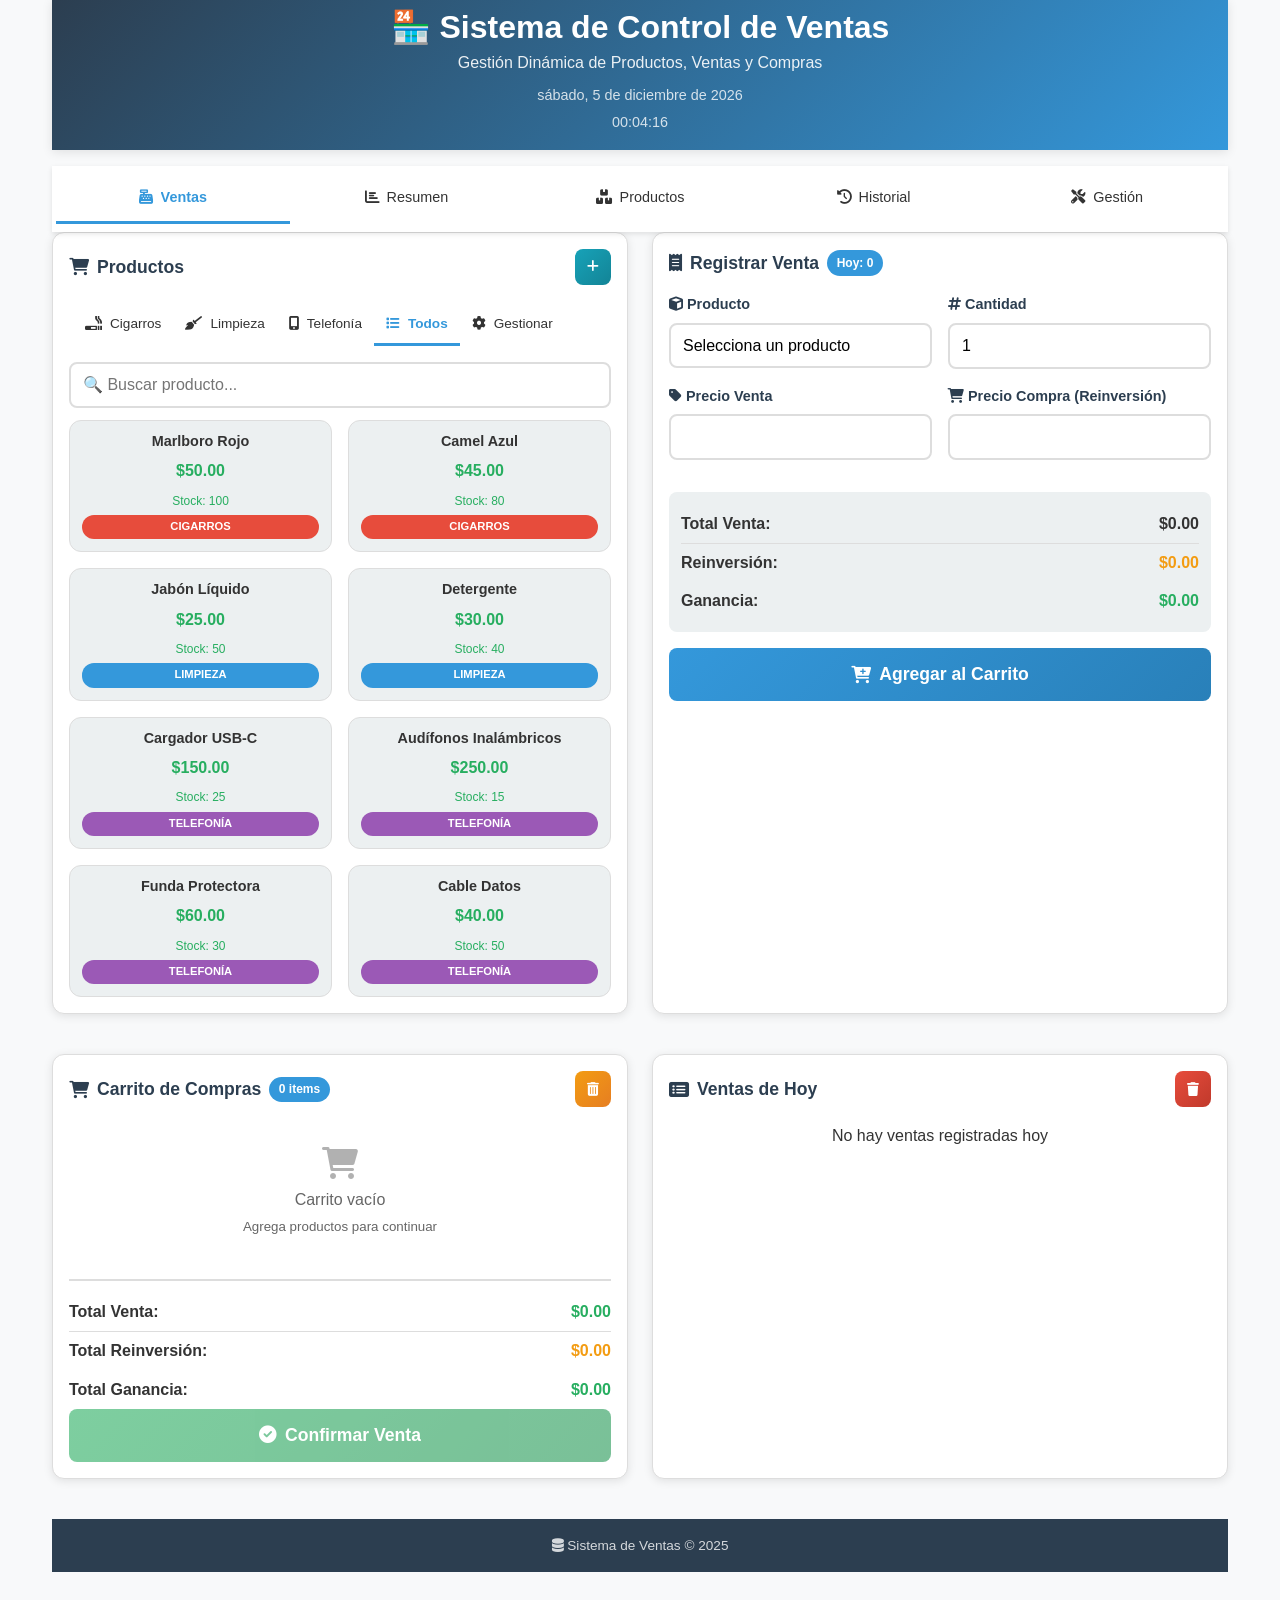
<file: index.html>
<!DOCTYPE html>
<html lang="es">

<head>
    <meta charset="UTF-8">
    <meta name="viewport" content="width=device-width, initial-scale=1.0, maximum-scale=5.0, user-scalable=yes">
    <meta name="description" content="Sistema de Control de Ventas - Gestión completa de productos, ventas, reinversión y respaldo de datos">
    <meta name="keywords" content="ventas, inventario, gestión, productos, categorías, reinversión, respaldo, compras">
    <meta name="author" content="Sistema de Ventas">
    
    <!-- PWA Metadata -->
    <meta name="theme-color" content="#2c3e50">
    <meta name="apple-mobile-web-app-capable" content="yes">
    <meta name="apple-mobile-web-app-status-bar-style" content="black-translucent">
    <meta name="apple-mobile-web-app-title" content="VentasApp">
    <meta name="application-name" content="VentasApp">
    <meta name="msapplication-TileColor" content="#2c3e50">
    
    <!-- Manifest -->
    <link rel="manifest" href="manifest.json">
    
    <!-- Icons -->
    <link rel="icon" href="icons/favicon.ico" type="image/x-icon">
    <link rel="apple-touch-icon" href="icons/icon-192x192.png">
    
    <!-- Styles -->
    <link rel="stylesheet" href="styles.css">
    <link rel="stylesheet" href="https://cdnjs.cloudflare.com/ajax/libs/font-awesome/6.0.0/css/all.min.css">
    
    <title>Sistema de Ventas - Gestión Dinámica</title>
</head>

<body>
    <div class="container">
        <header>
            <div class="header-content">
                <h1>
                    <span class="mobile-only">🏪</span>
                    <span class="desktop-only">🏪 Sistema de Control de Ventas</span>
                    <span class="tablet-only">🏪 Sistema Ventas</span>
                </h1>
                <p class="subtitle">
                    <span class="desktop-only">Gestión Dinámica de Productos, Ventas y Compras</span>
                    <span class="mobile-only">Control de ventas y compras</span>
                </p>
                <div class="date-display">
                    <span id="currentDate"></span>
                    <span id="currentTime"></span>
                </div>
            </div>
        </header>
        
        <div id="notification" class="notification hidden">
            <span id="notificationMessage"></span>
            <button onclick="hideNotification()" class="notification-close">×</button>
        </div>
        
        <div class="tabs-wrapper">
            <div class="tabs" id="mainTabs">
                <div class="tab active" data-tab="sales">
                    <i class="fas fa-cash-register"></i>
                    <span class="tab-text">Ventas</span>
                </div>
                <div class="tab" data-tab="summary">
                    <i class="fas fa-chart-bar"></i>
                    <span class="tab-text">Resumen</span>
                </div>
                <div class="tab" data-tab="products">
                    <i class="fas fa-boxes"></i>
                    <span class="tab-text">Productos</span>
                </div>
                <div class="tab" data-tab="history">
                    <i class="fas fa-history"></i>
                    <span class="tab-text">Historial</span>
                </div>
                <div class="tab" data-tab="management">
                    <i class="fas fa-tools"></i>
                    <span class="tab-text">Gestión</span>
                </div>
            </div>
        </div>
        
        <!-- PESTAÑA DE VENTAS -->
        <div class="tab-content active" id="sales-tab">
            <div class="app-body">
                <!-- Sección de Productos -->
                <div class="card">
                    <div class="card-header">
                        <h2 class="card-title">
                            <i class="fas fa-shopping-cart"></i>
                            <span class="card-title-text">Productos</span>
                        </h2>
                        <div class="card-actions">
                            <button class="btn btn-small btn-info mobile-compact" onclick="showAddProductModal()" title="Agregar Producto">
                                <i class="fas fa-plus"></i>
                                <span class="btn-text">Agregar</span>
                            </button>
                        </div>
                    </div>
                    
                    <div class="category-tabs-wrapper">
                        <div class="tabs" data-category-container>
                        </div>
                    </div>
                    
                    <div class="search-box">
                        <input type="text" id="productSearch" placeholder="🔍 Buscar producto..." onkeyup="filterProducts()" aria-label="Buscar producto">
                    </div>
                </div>
                
                <!-- Formulario de Venta con CARRITO -->
                <div class="card">
                    <div class="card-header">
                        <h2 class="card-title">
                            <i class="fas fa-receipt"></i>
                            <span class="card-title-text">Registrar Venta</span>
                            <span class="sale-counter" id="todaySalesCount">Hoy: 0</span>
                        </h2>
                    </div>
                    
                    <form class="sale-form" id="saleForm">
                        <div class="form-row">
                            <div class="form-group">
                                <label for="productSelect">
                                    <i class="fas fa-cube"></i> Producto
                                </label>
                                <select id="productSelect" required aria-label="Seleccionar producto">
                                    <option value="">Selecciona un producto</option>
                                </select>
                            </div>
                            
                            <div class="form-group">
                                <label for="quantity">
                                    <i class="fas fa-hashtag"></i> Cantidad
                                </label>
                                <input type="number" id="quantity" min="1" value="1" required aria-label="Cantidad">
                            </div>
                        </div>
                        
                        <div class="form-row">
                            <div class="form-group">
                                <label for="salePrice">
                                    <i class="fas fa-tag"></i> Precio Venta
                                </label>
                                <input type="number" id="salePrice" step="0.01" min="0" required aria-label="Precio de venta">
                            </div>
                            
                            <div class="form-group">
                                <label for="purchasePrice">
                                    <i class="fas fa-shopping-cart"></i> Precio Compra (Reinversión)
                                </label>
                                <input type="number" id="purchasePrice" step="0.01" min="0" readonly class="readonly-input" aria-label="Precio de compra">
                            </div>
                        </div>
                        
                        <div class="sale-summary">
                            <div class="summary-item">
                                <span>Total Venta:</span>
                                <span id="saleTotal">$0.00</span>
                            </div>
                            <div class="summary-item">
                                <span>Reinversión:</span>
                                <span id="saleReinvestment" class="text-warning">$0.00</span>
                            </div>
                            <div class="summary-item">
                                <span>Ganancia:</span>
                                <span id="saleProfit" class="text-success">$0.00</span>
                            </div>
                        </div>
                        
                        <button type="submit" class="btn btn-primary btn-large full-width-mobile">
                            <i class="fas fa-cart-plus"></i>
                            <span class="btn-text">Agregar al Carrito</span>
                        </button>
                    </form>
                </div>
                
                <!-- SECCIÓN DEL CARRITO DE COMPRAS (IMPORTANTE) -->
                <div class="card">
                    <div class="card-header">
                        <h2 class="card-title">
                            <i class="fas fa-shopping-cart"></i>
                            <span class="card-title-text">Carrito de Compras</span>
                            <span class="sale-counter" id="cartCount">0 items</span>
                        </h2>
                        <div class="card-actions">
                            <button class="btn btn-small btn-warning mobile-compact" onclick="window.salesSystem.salesManager.clearCart()" title="Vaciar carrito">
                                <i class="fas fa-trash-alt"></i>
                                <span class="btn-text">Vaciar</span>
                            </button>
                        </div>
                    </div>
                    
                    <!-- Contenedor del carrito -->
                    <div id="shoppingCart" class="shopping-cart">
                        <div class="text-center empty-cart">
                            <i class="fas fa-shopping-cart"></i>
                            <p>Carrito vacío</p>
                            <small>Agrega productos para continuar</small>
                        </div>
                    </div>
                    
                    <!-- Totales del carrito (IMPORTANTE) -->
                    <div class="cart-totals">
                        <div class="summary-item">
                            <span><strong>Total Venta:</strong></span>
                            <span id="cartTotalAmount" class="text-success">$0.00</span>
                        </div>
                        <div class="summary-item">
                            <span><strong>Total Reinversión:</strong></span>
                            <span id="cartTotalReinvestment" class="text-warning">$0.00</span>
                        </div>
                        <div class="summary-item">
                            <span><strong>Total Ganancia:</strong></span>
                            <span id="cartTotalProfit" class="text-success">$0.00</span>
                        </div>
                    </div>
                    
                    <!-- Botón de confirmar venta (IMPORTANTE) -->
                    <button id="confirmSaleBtn" class="btn btn-success btn-large full-width-mobile" onclick="window.salesSystem.salesManager.confirmSale()" disabled>
                        <i class="fas fa-check-circle"></i>
                        <span class="btn-text">Confirmar Venta</span>
                    </button>
                </div>
                
                <!-- Ventas de Hoy -->
                <div class="card">
                    <div class="card-header">
                        <h2 class="card-title">
                            <i class="fas fa-list-alt"></i>
                            <span class="card-title-text">Ventas de Hoy</span>
                        </h2>
                        <div class="card-actions">
                            <button class="btn btn-small btn-danger mobile-compact" onclick="clearTodaySales()" title="Limpiar ventas de hoy">
                                <i class="fas fa-trash"></i>
                                <span class="btn-text">Limpiar</span>
                            </button>
                        </div>
                    </div>
                    <div class="sales-list" id="todaySales">
                        <div class="text-center">No hay ventas registradas hoy</div>
                    </div>
                </div>
            </div>
        </div>
        
        <!-- PESTAÑA DE RESUMEN -->
        <div class="tab-content" id="summary-tab">
            <div class="card">
                <div class="card-header">
                    <h2 class="card-title">
                        <i class="fas fa-chart-pie"></i>
                        <span class="card-title-text">Resumen del Día</span>
                    </h2>
                </div>
                
                <div class="summary-grid">
                    <div class="summary-card sales">
                        <div class="summary-icon"><i class="fas fa-chart-line"></i></div>
                        <div class="summary-value" id="totalSold">0</div>
                        <div class="summary-label">Vendido</div>
                        <div class="summary-subtitle">unidades</div>
                    </div>
                    
                    <div class="summary-card revenue">
                        <div class="summary-icon"><i class="fas fa-money-bill-wave"></i></div>
                        <div class="summary-value" id="totalAmount">$0.00</div>
                        <div class="summary-label">Monto</div>
                        <div class="summary-subtitle">total</div>
                    </div>
                    
                    <div class="summary-card profit">
                        <div class="summary-icon"><i class="fas fa-hand-holding-usd"></i></div>
                        <div class="summary-value" id="totalProfit">$0.00</div>
                        <div class="summary-label">Ganancia</div>
                        <div class="summary-subtitle">bruta</div>
                    </div>
                    
                    <div class="summary-card top-product">
                        <div class="summary-icon"><i class="fas fa-star"></i></div>
                        <div class="summary-value" id="topProduct">-</div>
                        <div class="summary-label">Top</div>
                        <div class="summary-subtitle">producto</div>
                    </div>
                </div>
                
                <div class="card mt-2">
                    <h3 class="card-subtitle">
                        <i class="fas fa-chart-bar"></i>
                        <span class="card-subtitle-text">Ventas por Categoría</span>
                    </h3>
                    <div class="chart-container" id="categoryChartsContainer"></div>
                </div>
                
                <div class="mt-3">
                    <h3 class="card-subtitle">
                        <i class="fas fa-table"></i>
                        <span class="card-subtitle-text">Detalle por Producto</span>
                    </h3>
                    <div id="productDetails" class="table-responsive"></div>
                </div>
            </div>
        </div>
        
        <!-- PESTAÑA DE PRODUCTOS -->
        <div class="tab-content" id="products-tab">
            <div class="card">
                <div class="card-header">
                    <h2 class="card-title">
                        <i class="fas fa-box-open"></i>
                        <span class="card-title-text">Inventario</span>
                    </h2>
                    <div class="card-actions">
                        <button class="btn btn-success mobile-compact" onclick="showAddProductModal()" title="Nuevo Producto">
                            <i class="fas fa-plus"></i>
                            <span class="btn-text">Nuevo</span>
                        </button>
                        <button class="btn btn-info mobile-compact" onclick="refreshProducts()" title="Actualizar">
                            <i class="fas fa-sync"></i>
                            <span class="btn-text">Actualizar</span>
                        </button>
                    </div>
                </div>
                
                <div class="inventory-controls">
                    <div class="search-box">
                        <input type="text" id="inventorySearch" placeholder="🔍 Buscar producto..." onkeyup="filterInventory()" aria-label="Buscar en inventario">
                    </div>
                    <select id="categoryFilter" onchange="filterInventory()" aria-label="Filtrar por categoría">
                        <option value="all">Todas</option>
                    </select>
                </div>
                
                <div id="productsInventory" class="table-responsive"></div>
            </div>
        </div>
        
        <!-- PESTAÑA DE HISTORIAL -->
        <div class="tab-content" id="history-tab">
            <div class="card">
                <div class="card-header">
                    <h2 class="card-title">
                        <i class="fas fa-history"></i>
                        <span class="card-title-text">Historial</span>
                    </h2>
                </div>
                
                <div class="history-controls">
                    <div class="form-group">
                        <label for="historyDate">Fecha:</label>
                        <input type="date" id="historyDate" onchange="loadHistory()" aria-label="Seleccionar fecha">
                    </div>
                    <button class="btn btn-info full-width-mobile" onclick="loadHistory()">
                        <i class="fas fa-search"></i>
                        <span class="btn-text">Buscar</span>
                    </button>
                </div>
                
                <div id="salesHistory"></div>
            </div>
        </div>
        
        <!-- PESTAÑA DE GESTIÓN -->
        <div class="tab-content" id="management-tab">
            <div class="card">
                <div class="card-header">
                    <h2 class="card-title">
                        <i class="fas fa-tools"></i>
                        <span class="card-title-text">Gestión</span>
                    </h2>
                </div>
                
                <div class="grid-2">
                    <div class="card">
                        <h3 class="card-subtitle"><i class="fas fa-calendar-plus"></i> <span>Históricas</span></h3>
                        <p class="card-description">Ventas de días pasados</p>
                        <button id="showManualSaleBtn" class="btn btn-primary full-width-mobile">
                            <i class="fas fa-plus-circle"></i> <span class="btn-text">Agregar</span>
                        </button>
                    </div>
                    
                    <div class="card">
                        <h3 class="card-subtitle"><i class="fas fa-chart-line"></i> <span>Reportes</span></h3>
                        <p class="card-description">Ventas por período</p>
                        <button id="showPeriodSearchBtn" class="btn btn-info full-width-mobile">
                            <i class="fas fa-search"></i> <span class="btn-text">Buscar</span>
                        </button>
                    </div>
                    
                    <div class="card">
                        <h3 class="card-subtitle"><i class="fas fa-tags"></i> <span>Categorías</span></h3>
                        <p class="card-description">Gestionar categorías</p>
                        <button onclick="window.salesSystem.categoryManager.showManageCategoriesModal()" class="btn btn-warning full-width-mobile">
                            <i class="fas fa-cog"></i> <span class="btn-text">Gestionar</span>
                        </button>
                    </div>
                    
                    <div class="card">
                        <h3 class="card-subtitle"><i class="fas fa-database"></i> <span>Respaldo</span></h3>
                        <p class="card-description">Respaldo y restauración</p>
                        <button onclick="showBackupManager()" class="btn btn-primary full-width-mobile">
                            <i class="fas fa-hdd"></i> <span class="btn-text">Gestionar</span>
                        </button>
                    </div>
                    
                    <div class="card">
                        <h3 class="card-subtitle"><i class="fas fa-shopping-cart"></i> <span>Compras</span></h3>
                        <p class="card-description">Gestión de inventario y presupuesto</p>
                        <div class="budget-info mb-2">
                            <div class="budget-item">
                                <span>Presupuesto Inicial:</span>
                                <span id="initialBudget" class="budget-amount">$0.00</span>
                                <button class="btn btn-small btn-info" onclick="showInitialBudgetModal()"><i class="fas fa-edit"></i></button>
                            </div>
                            <div class="budget-item">
                                <span>Efectivo Disponible:</span>
                                <span id="availableBudget" class="budget-amount text-success">$0.00</span>
                                <button class="btn btn-small btn-warning" onclick="showManualBudgetAdjustModal()"><i class="fas fa-pencil-alt"></i></button>
                            </div>
                            <div class="budget-note">
                                <small>Fórmula: Presupuesto Inicial + Ventas - Reinversión</small>
                                <small class="text-info">(Puedes ajustar el efectivo disponible manualmente)</small>
                            </div>
                        </div>
                        <div class="tool-grid">
                            <button onclick="showPurchaseModal()" class="btn btn-primary mobile-compact">
                                <i class="fas fa-plus-circle"></i> <span class="btn-text">Registrar Compra</span>
                            </button>
                            <button onclick="showCategoryPurchaseStats()" class="btn btn-info mobile-compact">
                                <i class="fas fa-chart-pie"></i> <span class="btn-text">Reporte por Categoría</span>
                            </button>
                        </div>
                    </div>
                    
                    <div class="card">
                        <h3 class="card-subtitle"><i class="fas fa-toolbox"></i> <span>Herramientas</span></h3>
                        <div class="tool-grid">
                            <button onclick="clearTodaySales()" class="btn btn-warning mobile-compact" title="Limpiar ventas de hoy">
                                <i class="fas fa-broom"></i> <span class="btn-text">Limpiar</span>
                            </button>
                            <button onclick="refreshProducts()" class="btn btn-success mobile-compact" title="Actualizar productos">
                                <i class="fas fa-sync"></i> <span class="btn-text">Actualizar</span>
                            </button>
                        </div>
                    </div>
                </div>
                
                <!-- Historial de Compras -->
                <div class="card mt-3">
                    <h3 class="card-subtitle"><i class="fas fa-history"></i> <span>Historial de Compras</span></h3>
                    <div id="purchaseHistory" class="purchase-history"></div>
                </div>
                
                <div class="stats-grid mt-3">
                    <div class="stat-item">
                        <div class="stat-icon"><i class="fas fa-shopping-cart"></i></div>
                        <div class="stat-value" id="totalSalesStat">0</div>
                        <div class="stat-label">Ventas</div>
                    </div>
                    <div class="stat-item">
                        <div class="stat-icon"><i class="fas fa-box"></i></div>
                        <div class="stat-value" id="totalProductsStat">0</div>
                        <div class="stat-label">Productos</div>
                    </div>
                    <div class="stat-item">
                        <div class="stat-icon"><i class="fas fa-calendar-alt"></i></div>
                        <div class="stat-value" id="totalDaysStat">0</div>
                        <div class="stat-label">Días</div>
                    </div>
                </div>
                
                <div class="card mt-3">
                    <h3 class="card-subtitle"><i class="fas fa-history"></i> <span>Ventas Recientes</span></h3>
                    <div id="recentSales" class="recent-sales"></div>
                </div>
            </div>
        </div>
        
        <footer>
            <p><i class="fas fa-database"></i> <span class="footer-text">Sistema de Ventas © 2025</span></p>
        </footer>
    </div>
    
    <!-- Modal para agregar/editar producto -->
    <div id="productModal" class="modal hidden">
        <div class="modal-content">
            <div class="modal-header">
                <h3><i class="fas fa-plus-circle"></i> <span id="modalTitle">Nuevo Producto</span></h3>
                <button class="modal-close" onclick="closeProductModal()" aria-label="Cerrar">×</button>
            </div>
            <div class="modal-body">
                <form id="productForm">
                    <input type="hidden" id="editProductId">
                    <div class="form-group">
                        <label for="productName">Nombre *</label>
                        <input type="text" id="productName" required aria-label="Nombre del producto">
                    </div>
                    <div class="form-row">
                        <div class="form-group">
                            <label for="productCategory">Categoría *</label>
                            <select id="productCategory" required aria-label="Categoría del producto">
                                <option value="">Seleccionar</option>
                            </select>
                        </div>
                        <div class="form-group">
                            <label for="productStock">Stock</label>
                            <input type="number" id="productStock" min="0" value="0" aria-label="Stock inicial">
                        </div>
                    </div>
                    <div class="form-row">
                        <div class="form-group">
                            <label for="productPurchasePrice">Precio Compra (Reinversión) *</label>
                            <input type="number" id="productPurchasePrice" step="0.01" min="0" required aria-label="Precio de compra">
                        </div>
                        <div class="form-group">
                            <label for="productSalePrice">Precio Venta *</label>
                            <input type="number" id="productSalePrice" step="0.01" min="0" required aria-label="Precio de venta">
                        </div>
                    </div>
                    <div class="form-actions">
                        <button type="button" class="btn btn-secondary" onclick="closeProductModal()">Cancelar</button>
                        <button type="submit" class="btn btn-primary"><i class="fas fa-save"></i> Guardar</button>
                    </div>
                </form>
            </div>
        </div>
    </div>
    
    <!-- Modal para venta manual -->
    <div id="manualSaleModal" class="modal hidden">
        <div class="modal-content">
            <div class="modal-header">
                <h3><i class="fas fa-calendar-plus"></i> <span>Venta Histórica</span></h3>
                <button class="modal-close" onclick="closeManualSaleModal()" aria-label="Cerrar">×</button>
            </div>
            <div class="modal-body">
                <form id="manualSaleForm">
                    <div class="form-group">
                        <label for="manualSaleDate">Fecha *</label>
                        <input type="date" id="manualSaleDate" required class="form-control" aria-label="Fecha de la venta">
                    </div>
                    <div class="form-group">
                        <label for="manualProductSelect">Producto *</label>
                        <select id="manualProductSelect" required class="form-control" onchange="onManualProductSelectChange(this.value)" aria-label="Seleccionar producto">
                            <option value="">Selecciona producto</option>
                        </select>
                    </div>
                    <div class="form-row">
                        <div class="form-group">
                            <label for="manualQuantity">Cantidad *</label>
                            <input type="number" id="manualQuantity" min="1" value="1" required class="form-control" oninput="updateManualSaleSummary()" aria-label="Cantidad">
                        </div>
                        <div class="form-group">
                            <label for="manualSalePrice">Precio *</label>
                            <input type="number" id="manualSalePrice" step="0.01" min="0" required class="form-control" oninput="updateManualSaleSummary()" aria-label="Precio de venta">
                        </div>
                    </div>
                    <div class="form-group">
                        <label for="manualPurchasePrice">Precio Compra (Reinversión)</label>
                        <input type="number" id="manualPurchasePrice" step="0.01" min="0" required class="form-control" readonly aria-label="Precio de compra">
                    </div>
                    <div class="sale-summary">
                        <div class="summary-item"><span>Total:</span><span id="manualSaleTotal">$0.00</span></div>
                        <div class="summary-item"><span>Reinversión:</span><span id="manualSaleReinvestment" class="text-warning">$0.00</span></div>
                        <div class="summary-item"><span>Ganancia:</span><span id="manualSaleProfit" class="text-success">$0.00</span></div>
                    </div>
                    <div class="form-actions">
                        <button type="button" class="btn btn-secondary" onclick="closeManualSaleModal()">Cancelar</button>
                        <button type="submit" class="btn btn-primary"><i class="fas fa-save"></i> Guardar</button>
                    </div>
                </form>
            </div>
        </div>
    </div>
    
    <!-- Modal para búsqueda por período -->
    <div id="periodSearchModal" class="modal hidden">
        <div class="modal-content">
            <div class="modal-header">
                <h3><i class="fas fa-chart-line"></i> <span>Reporte por Período</span></h3>
                <button class="modal-close" onclick="closePeriodSearchModal()" aria-label="Cerrar">×</button>
            </div>
            <div class="modal-body">
                <form id="periodSearchForm">
                    <div class="form-row">
                        <div class="form-group">
                            <label for="periodStartDate">Inicio *</label>
                            <input type="date" id="periodStartDate" required class="form-control" aria-label="Fecha inicio">
                        </div>
                        <div class="form-group">
                            <label for="periodEndDate">Fin *</label>
                            <input type="date" id="periodEndDate" required class="form-control" aria-label="Fecha fin">
                        </div>
                    </div>
                    <div class="form-group">
                        <label for="periodProductFilter">Producto (opcional)</label>
                        <select id="periodProductFilter" class="form-control">
                            <option value="all">Todos los productos</option>
                        </select>
                    </div>
                    <div class="form-actions">
                        <button type="button" class="btn btn-secondary" onclick="closePeriodSearchModal()">Cancelar</button>
                        <button type="submit" class="btn btn-primary"><i class="fas fa-search"></i> Generar</button>
                    </div>
                </form>
                <div id="periodSearchResults" class="mt-3"></div>
            </div>
        </div>
    </div>
    
    <!-- Botón flotante para móviles -->
    <div class="mobile-action-buttons">
        <button class="mobile-action-btn primary" onclick="showAddProductModal()" title="Agregar Producto">
            <i class="fas fa-plus"></i>
        </button>
        <button class="mobile-action-btn secondary" onclick="window.salesSystem.historyManager.showManualSaleModal()" title="Venta Histórica">
            <i class="fas fa-calendar-plus"></i>
        </button>
    </div>
    
    <!-- Scripts -->
<script src="js/utils.js"></script>
<script src="js/data-manager.js"></script>
<script src="js/category-manager.js"></script>
<script src="js/product-manager.js"></script>
<script src="js/sales-manager.js"></script>
<script src="js/history-manager.js"></script>
<script src="js/ui-manager.js"></script>
<script src="js/backup-manager.js"></script>
<script src="js/purchase-manager.js"></script>
<script src="js/app.js"></script>
    
    <script>
        // Service Worker
        if ('serviceWorker' in navigator) {
            window.addEventListener('load', () => {
                navigator.serviceWorker.register('/service-worker.js')
                    .then(registration => {
                        console.log('Service Worker registrado con éxito:', registration.scope);
                        registration.addEventListener('updatefound', () => {
                            const newWorker = registration.installing;
                            newWorker.addEventListener('statechange', () => {
                                if (newWorker.state === 'installed' && navigator.serviceWorker.controller) {
                                    if (window.salesSystem && window.salesSystem.showNotification) {
                                        window.salesSystem.showNotification('¡Nueva versión disponible! Recarga la página para actualizar.', 'info');
                                    }
                                }
                            });
                        });
                    })
                    .catch(error => console.error('Error registrando Service Worker:', error));
            });
            
            window.addEventListener('offline', () => {
                if (window.salesSystem && window.salesSystem.showNotification) {
                    window.salesSystem.showNotification('Sin conexión a internet. Trabajando en modo offline.', 'warning');
                }
            });
            
            window.addEventListener('online', () => {
                if (window.salesSystem && window.salesSystem.showNotification) {
                    window.salesSystem.showNotification('Conexión a internet restablecida.', 'success');
                }
            });
        }
        
        function requestNotificationPermission() {
            if ('Notification' in window && Notification.permission === 'default') {
                Notification.requestPermission();
            }
        }
        document.addEventListener('DOMContentLoaded', requestNotificationPermission);
    </script>
</body>

</html>
</file>
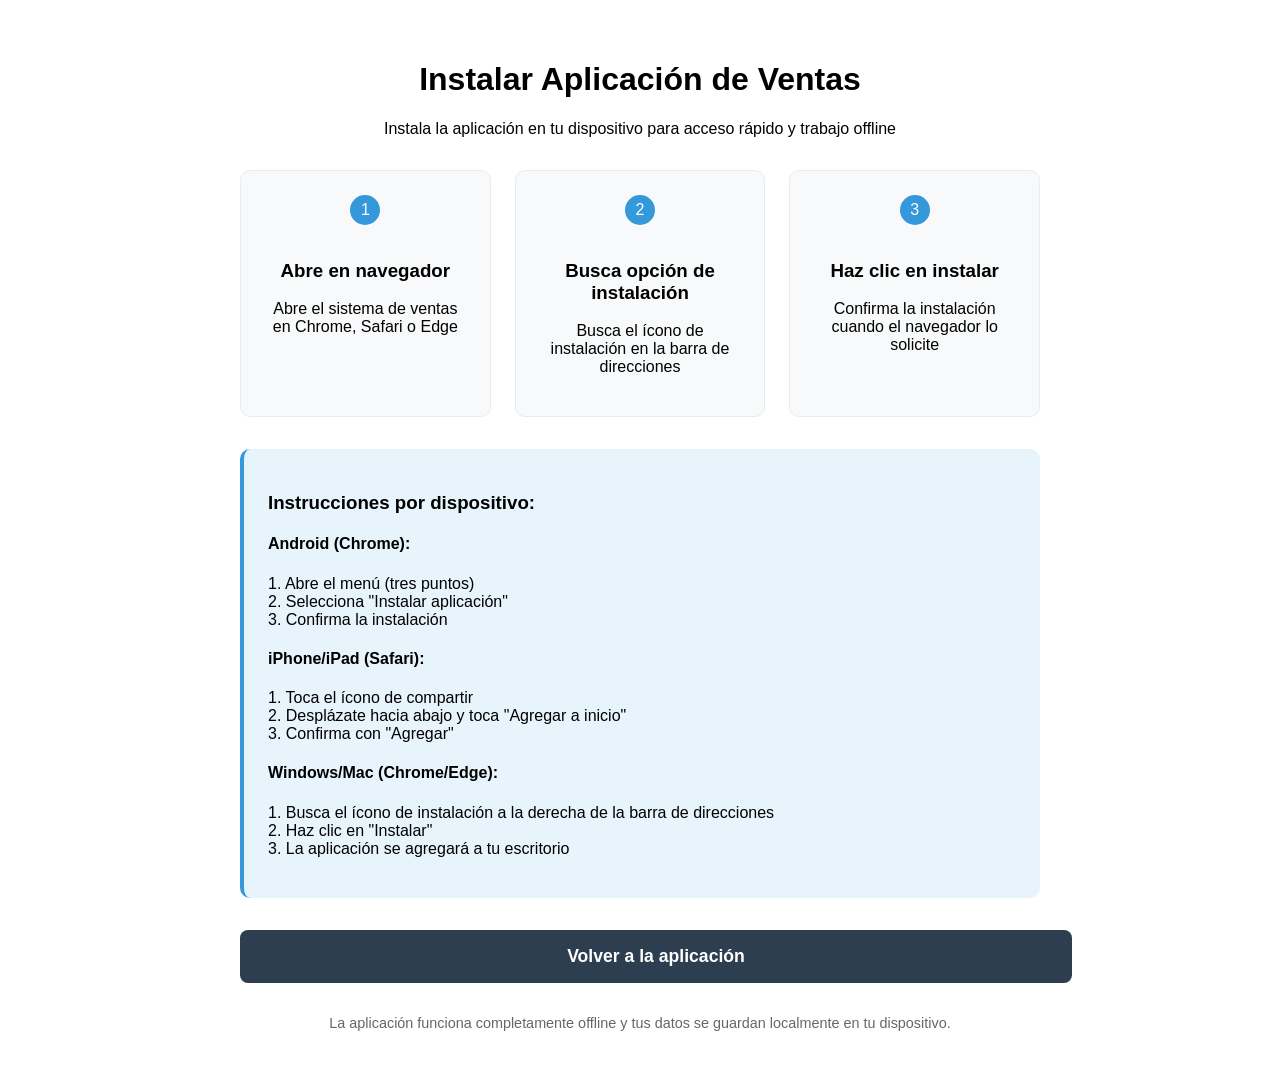
<file: install-pwa.html>
<!DOCTYPE html>
<html lang="es">
<head>
    <meta charset="UTF-8">
    <meta name="viewport" content="width=device-width, initial-scale=1.0">
    <title>Instalar Aplicación de Ventas</title>
    <style>
        .install-container {
            max-width: 800px;
            margin: 0 auto;
            padding: 2rem;
            font-family: -apple-system, BlinkMacSystemFont, 'Segoe UI', Roboto, sans-serif;
        }
        
        .install-header {
            text-align: center;
            margin-bottom: 2rem;
        }
        
        .install-icon {
            font-size: 4rem;
            color: #2c3e50;
            margin-bottom: 1rem;
        }
        
        .install-steps {
            display: grid;
            grid-template-columns: repeat(auto-fit, minmax(250px, 1fr));
            gap: 1.5rem;
            margin: 2rem 0;
        }
        
        .step {
            background: #f8f9fa;
            border-radius: 10px;
            padding: 1.5rem;
            text-align: center;
            border: 1px solid #e9ecef;
        }
        
        .step-number {
            display: inline-block;
            width: 30px;
            height: 30px;
            background: #3498db;
            color: white;
            border-radius: 50%;
            line-height: 30px;
            margin-bottom: 1rem;
        }
        
        .os-instructions {
            margin-top: 2rem;
            background: #e8f4fc;
            padding: 1.5rem;
            border-radius: 10px;
            border-left: 4px solid #3498db;
        }
        
        .btn-install {
            display: block;
            width: 100%;
            padding: 1rem;
            background: #2c3e50;
            color: white;
            border: none;
            border-radius: 8px;
            font-size: 1.1rem;
            font-weight: 600;
            cursor: pointer;
            margin-top: 2rem;
            text-align: center;
            text-decoration: none;
        }
        
        .btn-install:hover {
            background: #3498db;
        }
        
        @media (max-width: 768px) {
            .install-container {
                padding: 1rem;
            }
            
            .install-steps {
                grid-template-columns: 1fr;
            }
        }
    </style>
</head>
<body>
    <div class="install-container">
        <div class="install-header">
            <div class="install-icon">
                <i class="fas fa-mobile-alt"></i>
            </div>
            <h1>Instalar Aplicación de Ventas</h1>
            <p>Instala la aplicación en tu dispositivo para acceso rápido y trabajo offline</p>
        </div>
        
        <div class="install-steps">
            <div class="step">
                <div class="step-number">1</div>
                <h3>Abre en navegador</h3>
                <p>Abre el sistema de ventas en Chrome, Safari o Edge</p>
            </div>
            
            <div class="step">
                <div class="step-number">2</div>
                <h3>Busca opción de instalación</h3>
                <p>Busca el ícono de instalación en la barra de direcciones</p>
            </div>
            
            <div class="step">
                <div class="step-number">3</div>
                <h3>Haz clic en instalar</h3>
                <p>Confirma la instalación cuando el navegador lo solicite</p>
            </div>
        </div>
        
        <div class="os-instructions">
            <h3><i class="fas fa-info-circle"></i> Instrucciones por dispositivo:</h3>
            
            <h4>Android (Chrome):</h4>
            <p>1. Abre el menú (tres puntos) <br>
               2. Selecciona "Instalar aplicación" <br>
               3. Confirma la instalación</p>
            
            <h4>iPhone/iPad (Safari):</h4>
            <p>1. Toca el ícono de compartir <br>
               2. Desplázate hacia abajo y toca "Agregar a inicio" <br>
               3. Confirma con "Agregar"</p>
            
            <h4>Windows/Mac (Chrome/Edge):</h4>
            <p>1. Busca el ícono de instalación a la derecha de la barra de direcciones <br>
               2. Haz clic en "Instalar" <br>
               3. La aplicación se agregará a tu escritorio</p>
        </div>
        
        <a href="/" class="btn-install">
            <i class="fas fa-arrow-left"></i> Volver a la aplicación
        </a>
        
        <div style="text-align: center; margin-top: 2rem; color: #666; font-size: 0.9rem;">
            <p><i class="fas fa-shield-alt"></i> La aplicación funciona completamente offline y tus datos se guardan localmente en tu dispositivo.</p>
        </div>
    </div>
    
    <script>
        // Detectar si ya está instalada como PWA
        if (window.matchMedia('(display-mode: standalone)').matches) {
            window.location.href = '/';
        }
        
        // Detectar dispositivo para mostrar instrucciones específicas
        const userAgent = navigator.userAgent.toLowerCase();
        const isIOS = /iphone|ipad|ipod/.test(userAgent);
        const isAndroid = /android/.test(userAgent);
        
        if (isIOS) {
            document.querySelector('.os-instructions h4:nth-child(2)').scrollIntoView({ behavior: 'smooth' });
        } else if (isAndroid) {
            document.querySelector('.os-instructions h4:first-child').scrollIntoView({ behavior: 'smooth' });
        }
    </script>
</body>
</html>
</file>
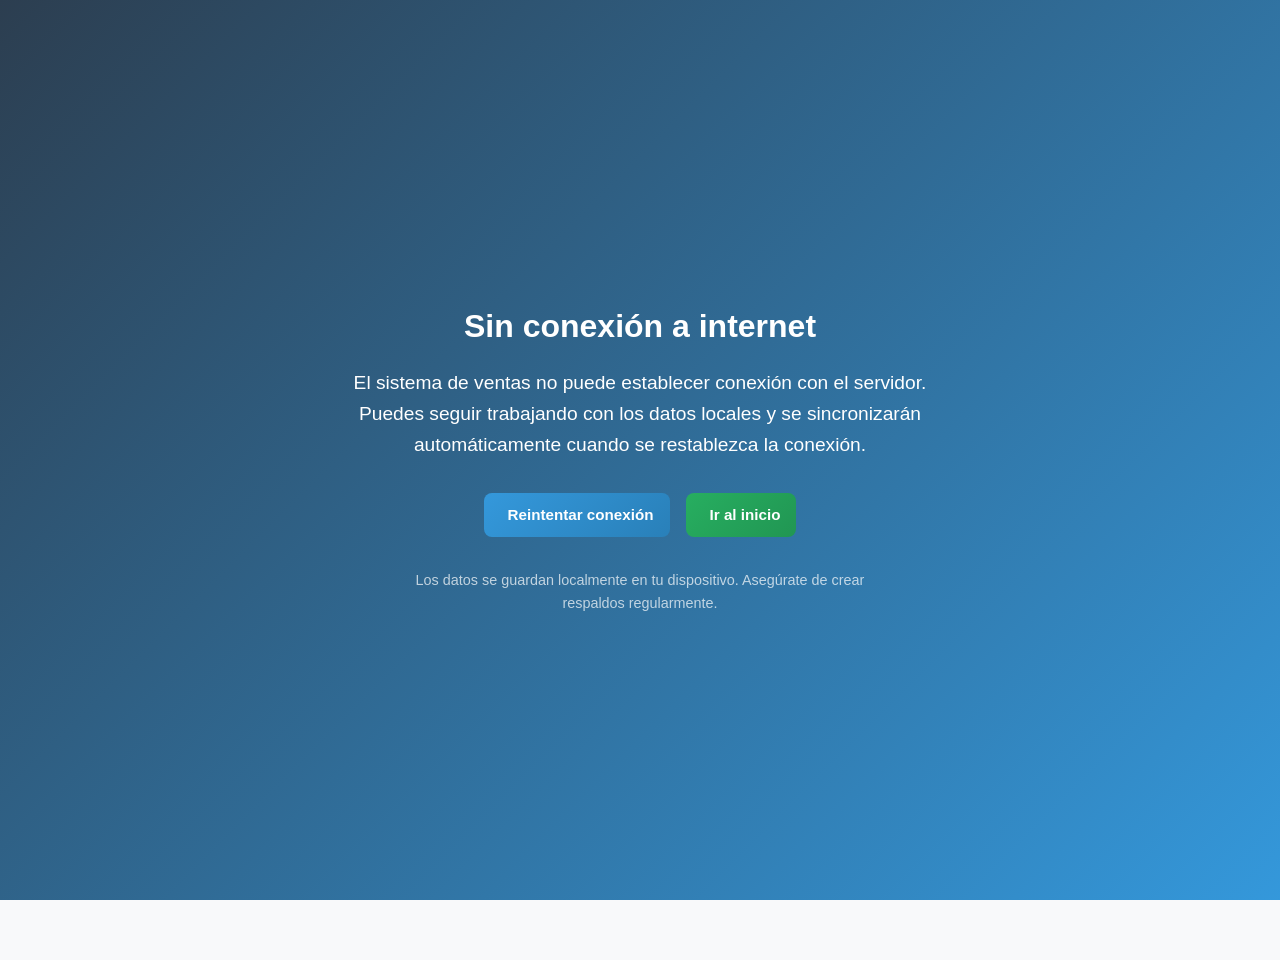
<file: offline.html>
<!DOCTYPE html>
<html lang="es">
<head>
    <meta charset="UTF-8">
    <meta name="viewport" content="width=device-width, initial-scale=1.0">
    <title>Sin conexión - Sistema de Ventas</title>
    <link rel="stylesheet" href="styles.css">
    <style>
        .offline-container {
            min-height: 100vh;
            display: flex;
            flex-direction: column;
            align-items: center;
            justify-content: center;
            text-align: center;
            padding: 2rem;
            background: linear-gradient(135deg, #2c3e50, #3498db);
            color: white;
        }
        
        .offline-icon {
            font-size: 4rem;
            margin-bottom: 1rem;
            opacity: 0.8;
        }
        
        .offline-title {
            font-size: 2rem;
            margin-bottom: 1rem;
            font-weight: 600;
        }
        
        .offline-message {
            font-size: 1.2rem;
            margin-bottom: 2rem;
            max-width: 600px;
            line-height: 1.6;
        }
        
        .offline-actions {
            display: flex;
            gap: 1rem;
            flex-wrap: wrap;
            justify-content: center;
        }
        
        .offline-info {
            margin-top: 2rem;
            font-size: 0.9rem;
            opacity: 0.7;
            max-width: 500px;
        }
    </style>
</head>
<body>
    <div class="offline-container">
        <div class="offline-icon">
            <i class="fas fa-wifi-slash"></i>
        </div>
        
        <h1 class="offline-title">Sin conexión a internet</h1>
        
        <p class="offline-message">
            El sistema de ventas no puede establecer conexión con el servidor. 
            Puedes seguir trabajando con los datos locales y se sincronizarán 
            automáticamente cuando se restablezca la conexión.
        </p>
        
        <div class="offline-actions">
            <button onclick="location.reload()" class="btn btn-primary">
                <i class="fas fa-redo"></i> Reintentar conexión
            </button>
            
            <button onclick="window.location.href = '/'" class="btn btn-success">
                <i class="fas fa-home"></i> Ir al inicio
            </button>
        </div>
        
        <div class="offline-info">
            <p>
                <i class="fas fa-info-circle"></i>
                Los datos se guardan localmente en tu dispositivo. 
                Asegúrate de crear respaldos regularmente.
            </p>
        </div>
    </div>
    
    <script>
        // Verificar conexión periódicamente
        setInterval(() => {
            if (navigator.onLine) {
                window.location.href = '/';
            }
        }, 5000);
        
        // Escuchar cambios en la conexión
        window.addEventListener('online', () => {
            window.location.href = '/';
        });
    </script>
</body>
</html>
</file>
<file: styles.css>
/* Reset y base optimizado para móviles */
* {
    margin: 0;
    padding: 0;
    box-sizing: border-box;
    -webkit-tap-highlight-color: transparent;
    -webkit-font-smoothing: antialiased;
    -moz-osx-font-smoothing: grayscale;
}

:root {
    --primary-color: #2c3e50;
    --secondary-color: #3498db;
    --accent-color: #e74c3c;
    --success-color: #27ae60;
    --warning-color: #f39c12;
    --danger-color: #e74c3c;
    --reinvestment-color: #9b59b6;
    /* NUEVO: Color para reinversión */
    --light-color: #ecf0f1;
    --dark-color: #2c3e50;
    --text-color: #333;
    --bg-color: #f8f9fa;
    --card-bg: #ffffff;
    --border-color: #ddd;
    --shadow: 0 2px 10px rgba(0, 0, 0, 0.1);
    --border-radius: 12px;
    --safe-area-inset-bottom: env(safe-area-inset-bottom, 0px);
    --safe-area-inset-top: env(safe-area-inset-top, 0px);
}

html {
    font-size: 16px;
    height: 100%;
    overflow-x: hidden;
}

body {
    font-family: -apple-system, BlinkMacSystemFont, 'Segoe UI', Roboto, 'Helvetica Neue', Arial, sans-serif;
    background-color: var(--bg-color);
    color: var(--text-color);
    line-height: 1.6;
    padding: 0;
    margin: 0;
    min-height: 100vh;
    padding-bottom: calc(60px + var(--safe-area-inset-bottom));
    padding-top: var(--safe-area-inset-top);
    position: relative;
}

/* Container responsivo */
.container {
    max-width: 1200px;
    margin: 0 auto;
    padding: 0 12px;
    min-height: 100vh;
    width: 100%;
}

/* Header responsivo */
header {
    background: linear-gradient(135deg, var(--primary-color), var(--secondary-color));
    color: white;
    padding: 1rem 0;
    margin-bottom: 1rem;
    box-shadow: var(--shadow);
    position: relative;
    padding-top: calc(0.5rem + var(--safe-area-inset-top));
}

.header-content {
    text-align: center;
    padding: 0 0.5rem;
}

header h1 {
    font-size: clamp(1.2rem, 4vw, 2rem);
    margin-bottom: 0.25rem;
    font-weight: 600;
    line-height: 1.2;
}

.subtitle {
    font-size: clamp(0.8rem, 2.5vw, 1rem);
    opacity: 0.9;
    margin-bottom: 0.5rem;
    display: block;
}

.date-display {
    font-size: clamp(0.7rem, 2vw, 0.9rem);
    opacity: 0.8;
    display: flex;
    flex-direction: column;
    gap: 0.25rem;
}

/* Clases para mostrar/ocultar según dispositivo */
.mobile-only {
    display: none;
}

.tablet-only {
    display: none;
}

.desktop-only {
    display: block;
}

/* Tabs principales optimizados para móviles */
.tabs-wrapper {
    position: sticky;
    top: 0;
    z-index: 100;
    background: var(--card-bg);
    box-shadow: 0 2px 5px rgba(0, 0, 0, 0.1);
}

.tabs {
    display: flex;
    background: var(--card-bg);
    border-radius: 0;
    overflow-x: auto;
    -webkit-overflow-scrolling: touch;
    scrollbar-width: none;
    white-space: nowrap;
    padding: 0.5rem 0.25rem;
}

.tabs::-webkit-scrollbar {
    display: none;
}

.tab {
    padding: 0.75rem 1rem;
    cursor: pointer;
    border-bottom: 3px solid transparent;
    transition: all 0.3s ease;
    display: flex;
    align-items: center;
    gap: 0.5rem;
    flex: 1;
    min-width: 0;
    justify-content: center;
    font-size: 0.9rem;
}

.tab:hover {
    background-color: var(--light-color);
}

.tab.active {
    border-bottom-color: var(--secondary-color);
    color: var(--secondary-color);
    font-weight: 600;
}

.tab-text {
    overflow: hidden;
    text-overflow: ellipsis;
    white-space: nowrap;
}

/* Contenido de pestañas */
.tab-content {
    display: none;
    animation: fadeIn 0.3s ease;
}

.tab-content.active {
    display: block;
}

@keyframes fadeIn {
    from {
        opacity: 0;
        transform: translateY(10px);
    }
    
    to {
        opacity: 1;
        transform: translateY(0);
    }
}

/* Cards optimizadas */
.card {
    background: var(--card-bg);
    border-radius: var(--border-radius);
    box-shadow: var(--shadow);
    padding: 1rem;
    margin-bottom: 1rem;
    border: 1px solid var(--border-color);
    width: 100%;
}

.card-header {
    display: flex;
    justify-content: space-between;
    align-items: center;
    margin-bottom: 1rem;
    flex-wrap: wrap;
    gap: 0.5rem;
}

.card-title {
    font-size: 1.1rem;
    color: var(--primary-color);
    display: flex;
    align-items: center;
    gap: 0.5rem;
    flex: 1;
    min-width: 0;
}

.card-title-text {
    overflow: hidden;
    text-overflow: ellipsis;
    white-space: nowrap;
}

.card-subtitle {
    font-size: 1rem;
    margin-bottom: 0.75rem;
    color: var(--primary-color);
    display: flex;
    align-items: center;
    gap: 0.5rem;
}

.card-subtitle-text {
    overflow: hidden;
    text-overflow: ellipsis;
    white-space: nowrap;
}

.card-actions {
    display: flex;
    gap: 0.5rem;
    flex-shrink: 0;
}

.card-description {
    font-size: 0.9rem;
    color: #666;
    margin-bottom: 1rem;
    line-height: 1.4;
}

/* Layout del cuerpo de la app optimizado para móviles */
.app-body {
    display: flex;
    flex-direction: column;
    gap: 1rem;
}

/* Tabs de categorías */
.category-tabs-wrapper {
    margin: 0.5rem 0;
    overflow-x: auto;
    -webkit-overflow-scrolling: touch;
}

.category-tabs-wrapper .tabs {
    padding: 0.25rem;
}

.category-tabs-wrapper .tab {
    padding: 0.5rem 0.75rem;
    font-size: 0.85rem;
    min-width: fit-content;
    flex: 0 0 auto;
}

/* Grid de productos optimizado */
.product-grid {
    display: grid;
    grid-template-columns: repeat(auto-fill, minmax(140px, 1fr));
    gap: 0.75rem;
    margin-top: 0.75rem;
}

.product-card {
    background: var(--light-color);
    border: 1px solid var(--border-color);
    border-radius: var(--border-radius);
    padding: 0.75rem;
    cursor: pointer;
    transition: all 0.3s ease;
    text-align: center;
    position: relative;
    display: flex;
    flex-direction: column;
    justify-content: space-between;
    min-height: 120px;
    touch-action: manipulation;
}

.product-card:active {
    transform: scale(0.98);
    background-color: #e3e3e3;
}

.product-card:hover {
    transform: translateY(-2px);
    box-shadow: var(--shadow);
    border-color: var(--secondary-color);
}

.product-card.selected {
    border-color: var(--success-color);
    background-color: #d4edda;
}

.product-name {
    font-weight: 600;
    margin-bottom: 0.25rem;
    font-size: 0.9rem;
    line-height: 1.2;
    overflow: hidden;
    text-overflow: ellipsis;
    display: -webkit-box;
    -webkit-line-clamp: 2;
    -webkit-box-orient: vertical;
}

.product-price {
    color: var(--success-color);
    font-weight: 600;
    font-size: 1rem;
    margin: 0.25rem 0;
}

.product-stock {
    font-size: 0.75rem;
    color: #666;
    margin-top: 0.25rem;
}

/* Badges de categorías */
.category-badge {
    padding: 0.2rem 0.6rem;
    border-radius: 12px;
    font-size: 0.7rem;
    font-weight: 600;
    text-transform: uppercase;
    display: inline-block;
    margin-top: 0.25rem;
    color: white;
    max-width: 100%;
    overflow: hidden;
    text-overflow: ellipsis;
    white-space: nowrap;
}

/* Formularios optimizados para móviles */
.form-group {
    margin-bottom: 1rem;
    width: 100%;
}

.form-row {
    display: flex;
    flex-direction: column;
    gap: 1rem;
    width: 100%;
}

.form-group label {
    display: block;
    margin-bottom: 0.4rem;
    font-weight: 600;
    color: var(--primary-color);
    font-size: 0.9rem;
}

.form-group input,
.form-group select {
    width: 100%;
    padding: 0.75rem;
    border: 2px solid var(--border-color);
    border-radius: 8px;
    font-size: 1rem;
    transition: border-color 0.3s ease;
    -webkit-appearance: none;
    appearance: none;
    background-color: white;
}

.form-group input:focus,
.form-group select:focus {
    outline: none;
    border-color: var(--secondary-color);
    box-shadow: 0 0 0 3px rgba(52, 152, 219, 0.1);
}

.readonly-input {
    background-color: var(--light-color);
    color: #666;
}

.sale-form {
    margin-bottom: 1rem;
}

/* Resumen de venta */
.sale-summary {
    background: var(--light-color);
    padding: 0.75rem;
    border-radius: 8px;
    margin: 1rem 0;
}

.summary-item {
    display: flex;
    justify-content: space-between;
    align-items: center;
    padding: 0.4rem 0;
    font-weight: 600;
}

.summary-item:first-child {
    border-bottom: 1px solid var(--border-color);
}

/* Botones optimizados para toques */
.btn {
    padding: 0.75rem 1rem;
    border: none;
    border-radius: 8px;
    cursor: pointer;
    font-size: 0.95rem;
    font-weight: 600;
    transition: all 0.3s ease;
    display: inline-flex;
    align-items: center;
    justify-content: center;
    gap: 0.5rem;
    text-decoration: none;
    min-height: 44px;
    /* Tamaño mínimo para toques */
    touch-action: manipulation;
    position: relative;
    overflow: hidden;
}

.btn::after {
    content: '';
    position: absolute;
    top: 50%;
    left: 50%;
    width: 5px;
    height: 5px;
    background: rgba(255, 255, 255, 0.5);
    opacity: 0;
    border-radius: 100%;
    transform: scale(1, 1) translate(-50%);
    transform-origin: 50% 50%;
}

.btn:active::after {
    animation: ripple 1s ease-out;
}

@keyframes ripple {
    0% {
        transform: scale(0, 0);
        opacity: 0.5;
    }
    
    100% {
        transform: scale(20, 20);
        opacity: 0;
    }
}

.btn-primary {
    background: linear-gradient(135deg, var(--secondary-color), #2980b9);
    color: white;
}

.btn-primary:hover,
.btn-primary:active {
    transform: translateY(-1px);
    box-shadow: 0 4px 12px rgba(52, 152, 219, 0.3);
}

.btn-success {
    background: linear-gradient(135deg, var(--success-color), #219653);
    color: white;
}

.btn-info {
    background: linear-gradient(135deg, #17a2b8, #138496);
    color: white;
}

.btn-warning {
    background: linear-gradient(135deg, var(--warning-color), #e67e22);
    color: white;
}

.btn-danger {
    background: linear-gradient(135deg, var(--danger-color), #c0392b);
    color: white;
}

.btn-secondary {
    background: #6c757d;
    color: white;
}

.btn-small {
    padding: 0.5rem 0.75rem;
    font-size: 0.85rem;
    min-height: 36px;
}

.btn-large {
    padding: 1rem 1.5rem;
    font-size: 1.1rem;
    min-height: 52px;
}

.btn:disabled {
    opacity: 0.6;
    cursor: not-allowed;
    transform: none !important;
}

.btn-text {
    overflow: hidden;
    text-overflow: ellipsis;
    white-space: nowrap;
}

/* Contadores y badges */
.sale-counter {
    background: var(--secondary-color);
    color: white;
    padding: 0.2rem 0.6rem;
    border-radius: 20px;
    font-size: 0.75rem;
    font-weight: 600;
    white-space: nowrap;
}

.stock-low {
    color: var(--danger-color);
    font-weight: 600;
}

.stock-ok {
    color: var(--success-color);
}

/* Lista de ventas optimizada */
.sales-list {
    max-height: 300px;
    overflow-y: auto;
    -webkit-overflow-scrolling: touch;
}

.sale-item {
    background: var(--light-color);
    border: 1px solid var(--border-color);
    border-radius: 8px;
    padding: 0.75rem;
    margin-bottom: 0.5rem;
    display: flex;
    justify-content: space-between;
    align-items: center;
    gap: 0.75rem;
    flex-wrap: wrap;
}

.sale-info {
    flex: 1;
    min-width: 0;
}

.sale-product {
    font-weight: 600;
    margin-bottom: 0.2rem;
    font-size: 0.95rem;
    display: flex;
    align-items: center;
    flex-wrap: wrap;
    gap: 0.5rem;
}

.sale-details {
    font-size: 0.8rem;
    color: #666;
    display: flex;
    flex-wrap: wrap;
    gap: 0.75rem;
    align-items: center;
}

.sale-amount {
    font-weight: 600;
    color: var(--success-color);
    font-size: 0.95rem;
}

.sale-profit {
    font-size: 0.75rem;
    color: var(--warning-color);
}

.sale-amounts {
    text-align: right;
    flex-shrink: 0;
}

/* Grid de resumen optimizado */
.summary-grid {
    display: grid;
    grid-template-columns: repeat(2, 1fr);
    gap: 0.75rem;
    margin-bottom: 1.5rem;
}

.summary-card {
    background: var(--card-bg);
    border-radius: var(--border-radius);
    padding: 1rem;
    text-align: center;
    box-shadow: var(--shadow);
    border-top: 4px solid transparent;
    display: flex;
    flex-direction: column;
    align-items: center;
    justify-content: center;
    min-height: 120px;
}

.summary-card.sales {
    border-top-color: var(--secondary-color);
}

.summary-card.revenue {
    border-top-color: var(--success-color);
}

.summary-card.profit {
    border-top-color: var(--warning-color);
}

.summary-card.top-product {
    border-top-color: var(--accent-color);
}

.summary-card.reinvestment {
    border-top-color: var(--reinvestment-color);
}

.summary-icon {
    font-size: 1.5rem;
    margin-bottom: 0.5rem;
    opacity: 0.8;
}

.summary-value {
    font-size: 1.5rem;
    font-weight: 700;
    margin-bottom: 0.25rem;
    line-height: 1;
}

.summary-label {
    font-weight: 600;
    margin-bottom: 0.2rem;
    font-size: 0.9rem;
}

.summary-subtitle {
    font-size: 0.75rem;
    color: #666;
}

/* Tablas responsivas */
.table-responsive {
    overflow-x: auto;
    -webkit-overflow-scrolling: touch;
    width: 100%;
}

.table {
    width: 100%;
    border-collapse: collapse;
    margin-top: 0.75rem;
    min-width: 600px;
    /* Ancho mínimo para scroll en móviles */
}

.table th,
.table td {
    padding: 0.75rem;
    text-align: left;
    border-bottom: 1px solid var(--border-color);
    font-size: 0.9rem;
}

.table th {
    background-color: var(--light-color);
    font-weight: 600;
    color: var(--primary-color);
    position: sticky;
    top: 0;
}

.table tr:hover {
    background-color: var(--light-color);
}

/* Gráficos optimizados */
.chart-container {
    margin: 1rem 0;
}

.chart-bar {
    display: flex;
    align-items: center;
    margin-bottom: 0.75rem;
    gap: 0.5rem;
    flex-wrap: wrap;
}

.chart-label {
    min-width: 70px;
    font-weight: 600;
    font-size: 0.9rem;
}

.chart-subtitle {
    font-size: 0.7rem;
    color: #666;
    margin-top: 0.2rem;
}

.chart-track {
    flex: 1;
    background: var(--light-color);
    height: 16px;
    border-radius: 8px;
    overflow: hidden;
    min-width: 100px;
}

.chart-fill {
    height: 100%;
    border-radius: 8px;
    transition: width 0.5s ease;
}

.chart-value {
    min-width: 45px;
    text-align: right;
    font-weight: 600;
    font-size: 0.9rem;
}

/* Búsqueda y filtros optimizados */
.search-box {
    margin: 0.75rem 0;
    width: 100%;
}

.search-box input {
    width: 100%;
    padding: 0.75rem;
    border: 2px solid var(--border-color);
    border-radius: 8px;
    font-size: 1rem;
    background-color: white;
}

.inventory-controls {
    display: flex;
    flex-direction: column;
    gap: 0.75rem;
    margin-bottom: 1rem;
    align-items: stretch;
    width: 100%;
}

.inventory-controls select {
    padding: 0.75rem;
    border: 2px solid var(--border-color);
    border-radius: 8px;
    width: 100%;
    background-color: white;
}

.history-controls {
    display: flex;
    flex-direction: column;
    gap: 0.75rem;
    align-items: stretch;
    margin-bottom: 1rem;
    width: 100%;
}

.history-controls .form-group {
    margin-bottom: 0;
    width: 100%;
}

/* Notificaciones optimizadas */
.notification {
    position: fixed;
    top: 20px;
    right: 12px;
    left: 12px;
    background: var(--success-color);
    color: white;
    padding: 0.75rem 1rem;
    border-radius: 8px;
    box-shadow: var(--shadow);
    z-index: 1100;
    display: flex;
    align-items: center;
    justify-content: space-between;
    gap: 1rem;
    animation: slideInTop 0.3s ease;
    max-width: 400px;
    margin: 0 auto;
}

.notification.error {
    background: var(--danger-color);
}

.notification.warning {
    background: var(--warning-color);
}

.notification.info {
    background: var(--secondary-color);
}

.notification-close {
    background: none;
    border: none;
    color: white;
    font-size: 1.2rem;
    cursor: pointer;
    padding: 0;
    width: 24px;
    height: 24px;
    display: flex;
    align-items: center;
    justify-content: center;
    flex-shrink: 0;
}

@keyframes slideInTop {
    from {
        transform: translateY(-100%);
        opacity: 0;
    }
    
    to {
        transform: translateY(0);
        opacity: 1;
    }
}

/* Modal optimizado para móviles */
.modal {
    position: fixed;
    top: 0;
    left: 0;
    width: 100%;
    height: 100%;
    background: rgba(0, 0, 0, 0.7);
    display: flex;
    align-items: center;
    justify-content: center;
    z-index: 1200;
    padding: 1rem;
    backdrop-filter: blur(5px);
    -webkit-backdrop-filter: blur(5px);
}

.modal-content {
    background: var(--card-bg);
    border-radius: var(--border-radius);
    box-shadow: 0 20px 60px rgba(0, 0, 0, 0.3);
    width: 100%;
    max-width: 500px;
    max-height: 90vh;
    overflow-y: auto;
    -webkit-overflow-scrolling: touch;
    animation: modalSlideUp 0.3s ease;
}

@keyframes modalSlideUp {
    from {
        transform: translateY(50px);
        opacity: 0;
    }
    
    to {
        transform: translateY(0);
        opacity: 1;
    }
}

.modal-header {
    padding: 1rem 1.25rem;
    border-bottom: 1px solid var(--border-color);
    display: flex;
    justify-content: space-between;
    align-items: center;
    position: sticky;
    top: 0;
    background: var(--card-bg);
    z-index: 1;
}

.modal-close {
    background: none;
    border: none;
    font-size: 1.5rem;
    cursor: pointer;
    color: #666;
    width: 40px;
    height: 40px;
    display: flex;
    align-items: center;
    justify-content: center;
    border-radius: 50%;
    transition: background-color 0.3s ease;
}

.modal-close:hover,
.modal-close:active {
    background-color: var(--light-color);
}

.modal-body {
    padding: 1.25rem;
}

.form-actions {
    display: flex;
    gap: 0.75rem;
    justify-content: flex-end;
    margin-top: 1.5rem;
    flex-wrap: wrap;
}

/* Nuevos estilos para la pestaña de Gestión */
.grid-2 {
    display: grid;
    grid-template-columns: repeat(auto-fit, minmax(150px, 1fr));
    gap: 0.75rem;
    margin-top: 1rem;
}

.tool-grid {
    display: grid;
    grid-template-columns: repeat(auto-fit, minmax(100px, 1fr));
    gap: 0.5rem;
    margin-top: 0.5rem;
}

.stats-grid {
    display: grid;
    grid-template-columns: repeat(3, 1fr);
    gap: 0.75rem;
    text-align: center;
    margin-top: 1rem;
}

.stat-item {
    padding: 0.75rem;
    background: var(--light-color);
    border-radius: 8px;
    transition: transform 0.3s ease;
    display: flex;
    flex-direction: column;
    align-items: center;
    justify-content: center;
    min-height: 80px;
}

.stat-item:active {
    transform: scale(0.98);
}

.stat-icon {
    font-size: 1.2rem;
    margin-bottom: 0.5rem;
    opacity: 0.8;
    color: var(--secondary-color);
}

.stat-value {
    font-size: 1.3rem;
    font-weight: bold;
    color: var(--primary-color);
    line-height: 1;
}

.stat-label {
    font-size: 0.8rem;
    color: var(--text-color);
    margin-top: 0.25rem;
}

.summary-mini {
    display: flex;
    justify-content: space-between;
    background: var(--light-color);
    padding: 0.75rem;
    border-radius: 6px;
    margin-bottom: 1rem;
    flex-wrap: wrap;
    gap: 0.75rem;
}

.summary-mini span {
    font-weight: 500;
    display: flex;
    align-items: center;
    gap: 0.5rem;
    font-size: 0.85rem;
}

.recent-sales {
    max-height: 250px;
    overflow-y: auto;
    -webkit-overflow-scrolling: touch;
    margin-top: 0.75rem;
}

.recent-sale-item {
    background: var(--light-color);
    border: 1px solid var(--border-color);
    border-radius: 8px;
    padding: 0.75rem;
    margin-bottom: 0.5rem;
    display: flex;
    justify-content: space-between;
    align-items: center;
    flex-wrap: wrap;
    gap: 0.5rem;
}

.recent-sale-info {
    flex: 1;
    min-width: 0;
}

.recent-sale-product {
    font-weight: 600;
    margin-bottom: 0.2rem;
    font-size: 0.9rem;
    display: flex;
    align-items: center;
    flex-wrap: wrap;
    gap: 0.5rem;
}

.recent-sale-details {
    font-size: 0.75rem;
    color: #666;
    display: flex;
    flex-wrap: wrap;
    gap: 0.75rem;
    align-items: center;
}

/* Estilos para reportes por período */
.period-day-card {
    background: var(--light-color);
    border-radius: 8px;
    padding: 1rem;
    margin-bottom: 1rem;
    border: 1px solid var(--border-color);
}

.period-day-header {
    display: flex;
    justify-content: space-between;
    align-items: center;
    margin-bottom: 0.75rem;
    flex-wrap: wrap;
    gap: 0.5rem;
}

.period-day-date {
    font-weight: 600;
    font-size: 1rem;
    display: flex;
    align-items: center;
    gap: 0.5rem;
}

.period-day-summary {
    display: flex;
    gap: 1rem;
    flex-wrap: wrap;
    font-size: 0.85rem;
}

.period-day-item {
    display: flex;
    align-items: center;
    gap: 0.3rem;
}

/* Utilidades mejoradas */
.hidden {
    display: none !important;
}

.text-center {
    text-align: center;
}

.text-right {
    text-align: right;
}

.text-success {
    color: var(--success-color);
}

.text-danger {
    color: var(--danger-color);
}

.text-warning {
    color: var(--warning-color);
}

.text-reinvestment {
    color: var(--reinvestment-color);
}

.mt-1 {
    margin-top: 0.5rem;
}

.mt-2 {
    margin-top: 0.75rem;
}

.mt-3 {
    margin-top: 1rem;
}

.mb-1 {
    margin-bottom: 0.5rem;
}

.mb-2 {
    margin-bottom: 0.75rem;
}

.mb-3 {
    margin-bottom: 1rem;
}

/* Footer optimizado */
footer {
    background: var(--primary-color);
    color: white;
    text-align: center;
    padding: 1rem;
    margin-top: 1.5rem;
    position: relative;
    bottom: 0;
    width: 100%;
    padding-bottom: calc(1rem + var(--safe-area-inset-bottom));
}

footer p {
    margin: 0;
    opacity: 0.8;
    font-size: 0.85rem;
}

.footer-text {
    overflow: hidden;
    text-overflow: ellipsis;
    white-space: nowrap;
}

/* Botones de acción para móviles */
.mobile-action-buttons {
    position: fixed;
    bottom: calc(20px + var(--safe-area-inset-bottom));
    right: 20px;
    display: flex;
    flex-direction: column;
    gap: 10px;
    z-index: 1000;
}

.mobile-action-btn {
    width: 56px;
    height: 56px;
    border-radius: 50%;
    border: none;
    background: var(--secondary-color);
    color: white;
    font-size: 1.2rem;
    display: flex;
    align-items: center;
    justify-content: center;
    cursor: pointer;
    box-shadow: 0 4px 12px rgba(0, 0, 0, 0.2);
    transition: all 0.3s ease;
    touch-action: manipulation;
}

.mobile-action-btn.primary {
    background: linear-gradient(135deg, var(--secondary-color), #2980b9);
}

.mobile-action-btn.secondary {
    background: linear-gradient(135deg, var(--warning-color), #e67e22);
}

.mobile-action-btn:active {
    transform: scale(0.95);
    box-shadow: 0 2px 8px rgba(0, 0, 0, 0.3);
}

/* Clases específicas para móviles */
.full-width-mobile {
    width: 100%;
}

.mobile-compact .btn-text {
    display: none;
}

/* Media Queries optimizadas */
@media (max-width: 768px) {
    .container {
        padding: 0 10px;
    }
    
    .mobile-only {
        display: block;
    }
    
    .desktop-only {
        display: none;
    }
    
    .tablet-only {
        display: none;
    }
    
    .tabs {
        padding: 0.25rem;
    }
    
    .tab {
        padding: 0.75rem 0.5rem;
        font-size: 0.85rem;
        min-width: 80px;
    }
    
    .tab-text {
        font-size: 0.8rem;
    }
    
    .card {
        padding: 0.75rem;
    }
    
    .card-title {
        font-size: 1rem;
    }
    
    .product-grid {
        grid-template-columns: repeat(auto-fill, minmax(120px, 1fr));
        gap: 0.5rem;
    }
    
    .product-card {
        padding: 0.5rem;
        min-height: 110px;
    }
    
    .product-name {
        font-size: 0.85rem;
    }
    
    .product-price {
        font-size: 0.9rem;
    }
    
    .btn {
        padding: 0.75rem;
        min-height: 44px;
    }
    
    .btn-large {
        padding: 1rem;
        font-size: 1rem;
    }
    
    .form-actions {
        flex-direction: column;
        width: 100%;
    }
    
    .form-actions .btn {
        width: 100%;
    }
    
    .modal-content {
        max-height: 85vh;
        margin: 0.5rem;
    }
    
    .mobile-compact .btn-text {
        display: none;
    }
    
    .mobile-compact {
        padding: 0.5rem;
        min-width: 44px;
        justify-content: center;
    }
    
    .grid-2 {
        grid-template-columns: 1fr;
    }
    
    .stats-grid {
        grid-template-columns: repeat(3, 1fr);
        gap: 0.5rem;
    }
    
    .stat-item {
        padding: 0.5rem;
        min-height: 70px;
    }
    
    .stat-value {
        font-size: 1.1rem;
    }
    
    .stat-label {
        font-size: 0.75rem;
    }
    
    .summary-grid {
        grid-template-columns: 1fr;
        gap: 0.5rem;
    }
    
    .period-day-summary {
        flex-direction: column;
        gap: 0.5rem;
    }
    
    .period-day-item {
        font-size: 0.8rem;
    }
}

@media (max-width: 480px) {
    html {
        font-size: 14px;
    }
    
    header h1 {
        font-size: 1.3rem;
    }
    
    .subtitle {
        font-size: 0.85rem;
    }
    
    .tabs {
        padding: 0.25rem 0;
    }
    
    .tab {
        padding: 0.6rem 0.4rem;
        font-size: 0.8rem;
        min-width: 70px;
    }
    
    .summary-grid {
        grid-template-columns: 1fr;
        gap: 0.5rem;
    }
    
    .summary-card {
        padding: 0.75rem;
        min-height: 100px;
    }
    
    .summary-value {
        font-size: 1.3rem;
    }
    
    .product-grid {
        grid-template-columns: repeat(auto-fill, minmax(110px, 1fr));
    }
    
    .grid-2 {
        gap: 0.5rem;
    }
    
    .stats-grid {
        grid-template-columns: repeat(3, 1fr);
        gap: 0.4rem;
    }
    
    .stat-item {
        padding: 0.4rem;
        min-height: 65px;
    }
    
    .stat-value {
        font-size: 1rem;
    }
    
    .mobile-action-buttons {
        bottom: calc(15px + var(--safe-area-inset-bottom));
        right: 15px;
    }
    
    .mobile-action-btn {
        width: 50px;
        height: 50px;
        font-size: 1.1rem;
    }
    
    .summary-mini {
        flex-direction: column;
        gap: 0.5rem;
        align-items: flex-start;
    }
}

@media (min-width: 769px) and (max-width: 1024px) {
    .tablet-only {
        display: block;
    }
    
    .desktop-only {
        display: none;
    }
    
    .mobile-only {
        display: none;
    }
    
    .container {
        padding: 0 15px;
    }
    
    .app-body {
        display: grid;
        grid-template-columns: 1fr 1fr;
        gap: 1rem;
    }
    
    .product-grid {
        grid-template-columns: repeat(auto-fill, minmax(150px, 1fr));
    }
    
    .summary-grid {
        grid-template-columns: repeat(2, 1fr);
    }
    
    .grid-2 {
        grid-template-columns: repeat(2, 1fr);
    }
    
    .form-row {
        grid-template-columns: 1fr 1fr;
        display: grid;
    }
}

@media (min-width: 1025px) {
    .app-body {
        display: grid;
        grid-template-columns: 1fr 1fr;
        gap: 1.5rem;
    }
    
    .product-grid {
        grid-template-columns: repeat(auto-fill, minmax(180px, 1fr));
        gap: 1rem;
    }
    
    .summary-grid {
        grid-template-columns: repeat(4, 1fr);
    }
    
    .grid-2 {
        grid-template-columns: repeat(auto-fit, minmax(200px, 1fr));
        gap: 1rem;
    }
    
    .form-row {
        display: grid;
        grid-template-columns: 1fr 1fr;
        gap: 1rem;
    }
    
    .mobile-action-buttons {
        display: none;
    }
}

/* Scrollbar personalizado para todos los dispositivos */
::-webkit-scrollbar {
    width: 6px;
    height: 6px;
}

::-webkit-scrollbar-track {
    background: var(--light-color);
    border-radius: 3px;
}

::-webkit-scrollbar-thumb {
    background: var(--secondary-color);
    border-radius: 3px;
}

::-webkit-scrollbar-thumb:hover {
    background: var(--primary-color);
}

/* Soporte para landscape en móviles */
@media (max-height: 500px) and (orientation: landscape) {
    .container {
        padding-bottom: 0;
    }
    
    footer {
        display: none;
    }
    
    .mobile-action-buttons {
        bottom: 10px;
    }
}

/* Soporte para dark mode */
@media (prefers-color-scheme: dark) {
    :root {
        --primary-color: #34495e;
        --secondary-color: #2980b9;
        --accent-color: #c0392b;
        --success-color: #27ae60;
        --warning-color: #f39c12;
        --danger-color: #c0392b;
        --reinvestment-color: #8e44ad;
        /* Ajustado para dark mode */
        --light-color: #2c3e50;
        --dark-color: #1a252f;
        --text-color: #ecf0f1;
        --bg-color: #1a252f;
        --card-bg: #2c3e50;
        --border-color: #34495e;
    }
    
    .readonly-input {
        background-color: #34495e;
        color: #bdc3c7;
    }
    
    .table th {
        background-color: #34495e;
    }
    
    .form-group input,
    .form-group select,
    .search-box input,
    .inventory-controls select {
        background-color: #34495e;
        color: var(--text-color);
        border-color: #4a6572;
    }
    
    .modal-close {
        color: #bdc3c7;
    }
}

/* Animaciones de carga para mejor UX */
.loading {
    position: relative;
    overflow: hidden;
}

.loading::after {
    content: '';
    position: absolute;
    top: 0;
    left: -100%;
    width: 100%;
    height: 100%;
    background: linear-gradient(90deg, transparent, rgba(255, 255, 255, 0.2), transparent);
    animation: loading 1.5s infinite;
}

@keyframes loading {
    0% {
        left: -100%;
    }
    
    100% {
        left: 100%;
    }
}

/* Mejoras de accesibilidad */
.visually-hidden {
    position: absolute;
    width: 1px;
    height: 1px;
    padding: 0;
    margin: -1px;
    overflow: hidden;
    clip: rect(0, 0, 0, 0);
    border: 0;
}

/* Mejoras para inputs en iOS */
input[type="number"] {
    -webkit-appearance: none;
    appearance: none;
}

input[type="number"]::-webkit-inner-spin-button,
input[type="number"]::-webkit-outer-spin-button {
    -webkit-appearance: none;
    margin: 0;
}

/* Prevenir zoom en inputs en iOS */
@media screen and (max-width: 768px) {

    input,
    select,
    textarea {
        font-size: 16px !important;
    }
}

/* Estilos para etiquetas de reinversión */
.reinvestment-badge {
    background: linear-gradient(135deg, var(--reinvestment-color), #8e44ad);
    color: white;
    padding: 0.2rem 0.6rem;
    border-radius: 12px;
    font-size: 0.7rem;
    font-weight: 600;
    display: inline-block;
    margin-left: 0.5rem;
}

/* Estilos para tarjetas de backup */
.backup-item {
    background: var(--light-color);
    border: 1px solid var(--border-color);
    border-radius: 8px;
    padding: 0.75rem;
    margin-bottom: 0.5rem;
    display: flex;
    justify-content: space-between;
    align-items: center;
}

.backup-info {
    flex: 1;
    min-width: 0;
}

.backup-name {
    font-weight: 600;
    margin-bottom: 0.2rem;
}

.backup-details {
    font-size: 0.8rem;
    color: #666;
    display: flex;
    gap: 1rem;
}

/* Estilos para la sección de compras */
.budget-info {
    background: var(--light-color);
    border-radius: 8px;
    padding: 0.75rem;
    margin-bottom: 1rem;
}

.budget-item {
    display: flex;
    justify-content: space-between;
    align-items: center;
    padding: 0.5rem 0;
    border-bottom: 1px solid var(--border-color);
}

.budget-item:last-child {
    border-bottom: none;
}

.budget-amount {
    font-weight: 600;
    font-size: 1.1rem;
}

.budget-note {
    margin-top: 0.5rem;
    font-size: 0.75rem;
    color: #666;
    text-align: center;
}

.purchase-history {
    max-height: 400px;
    overflow-y: auto;
    -webkit-overflow-scrolling: touch;
}

.purchases-list {
    display: flex;
    flex-direction: column;
    gap: 1rem;
}

.purchase-day-group {
    border: 1px solid var(--border-color);
    border-radius: 8px;
    overflow: hidden;
}

.purchase-day-header {
    background: var(--light-color);
    padding: 0.75rem;
    font-weight: 600;
    display: flex;
    justify-content: space-between;
    align-items: center;
    border-bottom: 1px solid var(--border-color);
}

.purchase-day-total {
    color: var(--warning-color);
    font-weight: 600;
}

.purchase-item {
    padding: 0.75rem;
    border-bottom: 1px solid var(--border-color);
    position: relative;
}

.purchase-item:last-child {
    border-bottom: none;
}

.purchase-item-header {
    display: flex;
    justify-content: space-between;
    align-items: center;
    margin-bottom: 0.5rem;
}

.purchase-product {
    font-weight: 600;
}

.purchase-quantity {
    color: var(--secondary-color);
}

.purchase-item-details {
    display: flex;
    justify-content: space-between;
    align-items: center;
    font-size: 0.85rem;
    margin-bottom: 0.5rem;
}

.purchase-total {
    font-weight: 600;
    color: var(--warning-color);
}

.purchase-notes {
    font-size: 0.8rem;
    color: #666;
    margin-top: 0.5rem;
    padding-top: 0.5rem;
    border-top: 1px dashed var(--border-color);
}

@media (max-width: 768px) {
    .budget-item {
        flex-wrap: wrap;
        gap: 0.5rem;
    }
    
    .purchase-item-header {
        flex-direction: column;
        align-items: flex-start;
        gap: 0.25rem;
    }
    
    .purchase-item-details {
        flex-direction: column;
        align-items: flex-start;
        gap: 0.25rem;
    }
}

@media (prefers-color-scheme: dark) {
    .budget-note {
        color: #bdc3c7;
    }
    
    .purchase-notes {
        color: #bdc3c7;
    }
}

/* Estilos para el carrito de compras */
.shopping-cart {
    min-height: 100px;
    max-height: 300px;
    overflow-y: auto;
    -webkit-overflow-scrolling: touch;
}

.empty-cart {
    padding: 1.5rem;
    text-align: center;
    color: #666;
}

.empty-cart i {
    font-size: 2rem;
    margin-bottom: 0.5rem;
    opacity: 0.5;
}

.cart-items {
    display: flex;
    flex-direction: column;
    gap: 0.5rem;
}

.cart-item {
    background: var(--light-color);
    border: 1px solid var(--border-color);
    border-radius: 8px;
    padding: 0.75rem;
    display: flex;
    justify-content: space-between;
    align-items: center;
    flex-wrap: wrap;
    gap: 0.5rem;
}

.cart-item-info {
    flex: 1;
    min-width: 0;
}

.cart-item-name {
    font-weight: 600;
    margin-bottom: 0.25rem;
    font-size: 0.9rem;
    display: flex;
    align-items: center;
    flex-wrap: wrap;
    gap: 0.5rem;
}

.cart-item-details {
    font-size: 0.8rem;
    display: flex;
    gap: 1rem;
    flex-wrap: wrap;
    margin-bottom: 0.25rem;
}

.cart-item-subdetails {
    font-size: 0.75rem;
    display: flex;
    gap: 1rem;
    flex-wrap: wrap;
}

.cart-item-total {
    font-weight: 600;
    color: var(--success-color);
}

.cart-item-actions {
    display: flex;
    align-items: center;
    gap: 0.5rem;
    flex-shrink: 0;
}

.cart-item-qty {
    min-width: 30px;
    text-align: center;
    font-weight: 600;
}

.cart-totals {
    margin-top: 1rem;
    padding-top: 0.75rem;
    border-top: 2px solid var(--border-color);
}

.cart-totals .summary-item {
    font-size: 1rem;
}

.cart-summary-confirm {
    background: var(--light-color);
    border-radius: 8px;
    padding: 0.75rem;
}

.confirm-item {
    display: flex;
    justify-content: space-between;
    padding: 0.5rem 0;
    border-bottom: 1px solid var(--border-color);
    font-size: 0.9rem;
}

.confirm-totals {
    margin-top: 0.75rem;
    padding-top: 0.75rem;
    border-top: 2px solid var(--border-color);
}

.confirm-total, .confirm-reinvestment, .confirm-profit {
    display: flex;
    justify-content: space-between;
    padding: 0.25rem 0;
}

/* Responsive para carrito */
@media (max-width: 768px) {
    .cart-item {
        flex-direction: column;
        align-items: stretch;
    }
    
    .cart-item-actions {
        justify-content: flex-end;
    }
    
    .cart-item-details, .cart-item-subdetails {
        justify-content: space-between;
    }
}

/* Estilos para el reporte por período */
.period-day-card {
    background: var(--light-color);
    border-radius: 8px;
    padding: 1rem;
    margin-bottom: 1rem;
    border: 1px solid var(--border-color);
}

.period-day-header {
    display: flex;
    justify-content: space-between;
    align-items: center;
    margin-bottom: 0.75rem;
    flex-wrap: wrap;
    gap: 0.5rem;
}

.period-day-date {
    font-weight: 600;
    font-size: 1rem;
    display: flex;
    align-items: center;
    gap: 0.5rem;
}

.period-day-summary {
    display: flex;
    gap: 1rem;
    flex-wrap: wrap;
    font-size: 0.85rem;
}

.period-day-item {
    display: flex;
    align-items: center;
    gap: 0.3rem;
}

/* Estilos para la pestaña de gestión */
.budget-info {
    background: var(--light-color);
    border-radius: 8px;
    padding: 0.75rem;
    margin-bottom: 1rem;
}

.budget-item {
    display: flex;
    justify-content: space-between;
    align-items: center;
    padding: 0.5rem 0;
    border-bottom: 1px solid var(--border-color);
}

.budget-item:last-child {
    border-bottom: none;
}

.budget-amount {
    font-weight: 600;
    font-size: 1.1rem;
}

.budget-note {
    margin-top: 0.5rem;
    font-size: 0.75rem;
    color: #666;
    text-align: center;
}

@media (max-width: 768px) {
    .budget-item {
        flex-wrap: wrap;
        gap: 0.5rem;
    }
    
    .period-day-summary {
        flex-direction: column;
        gap: 0.5rem;
    }
}
</file>
